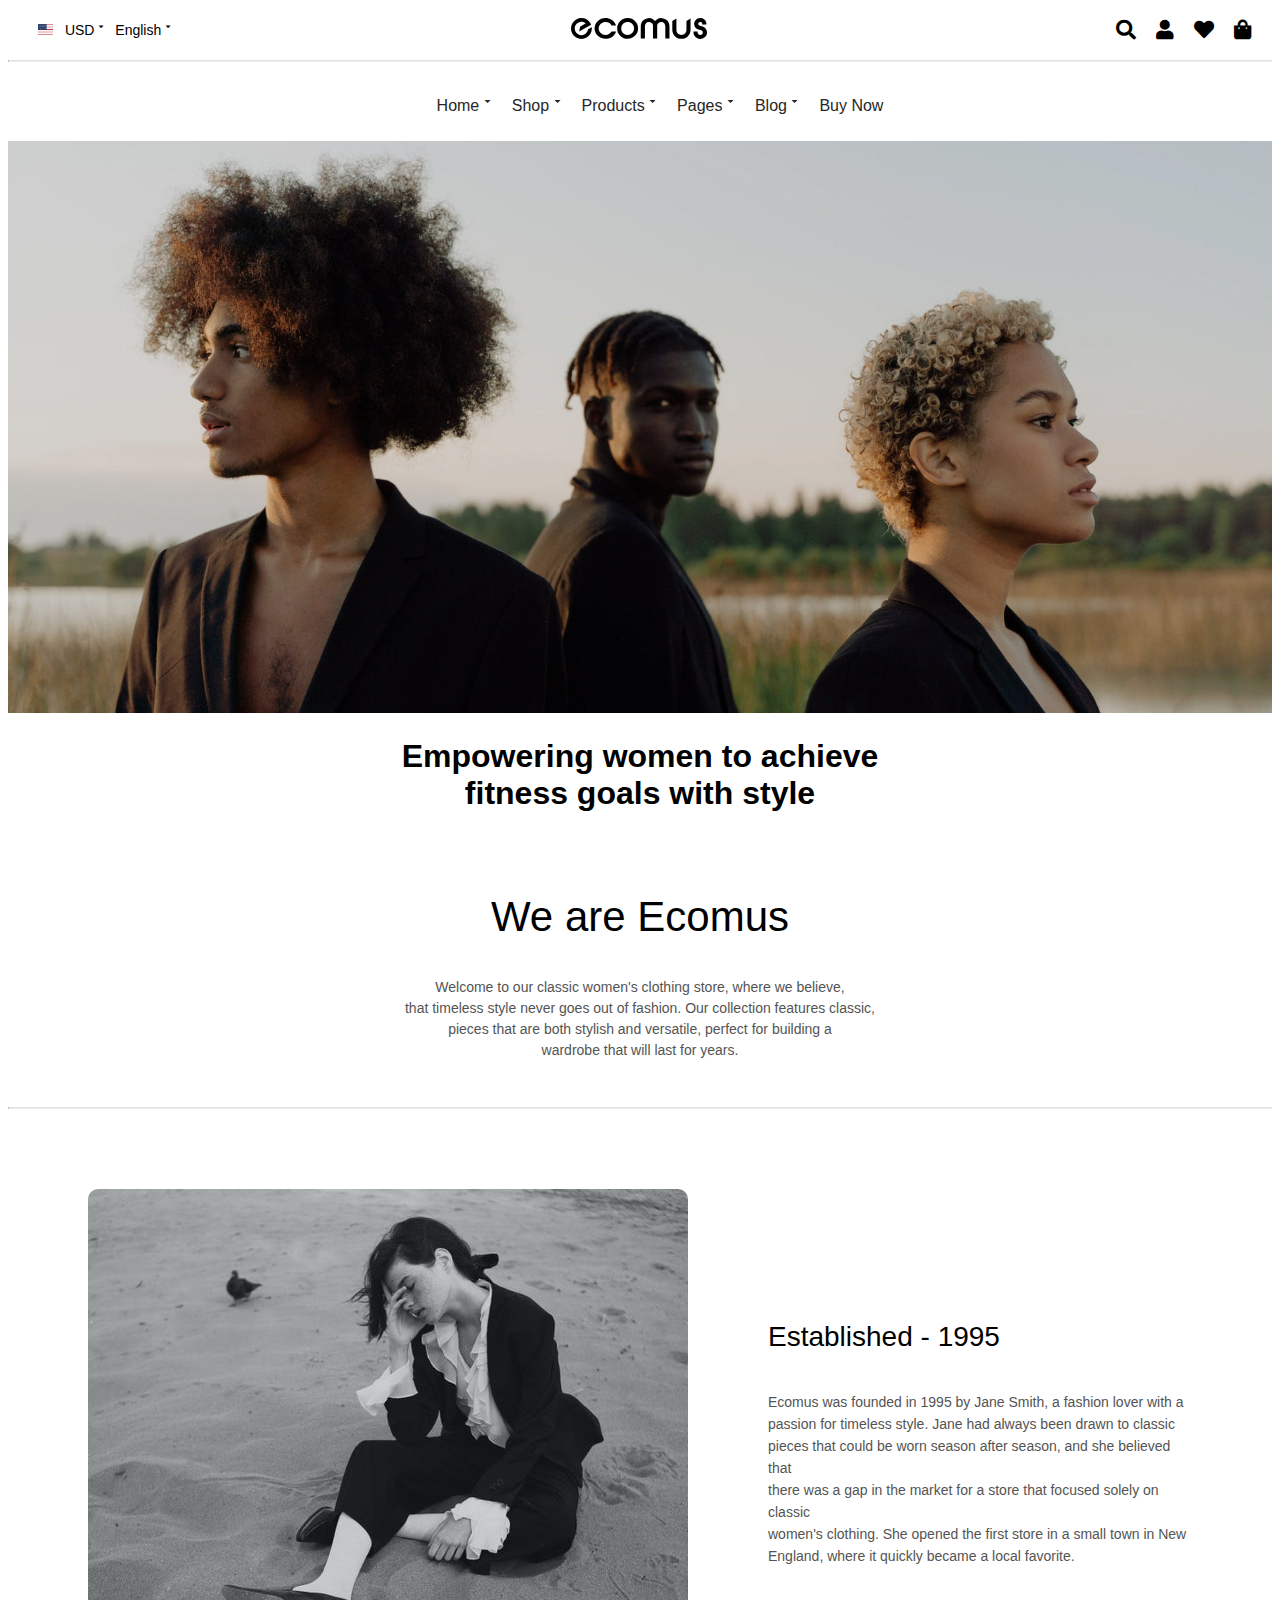
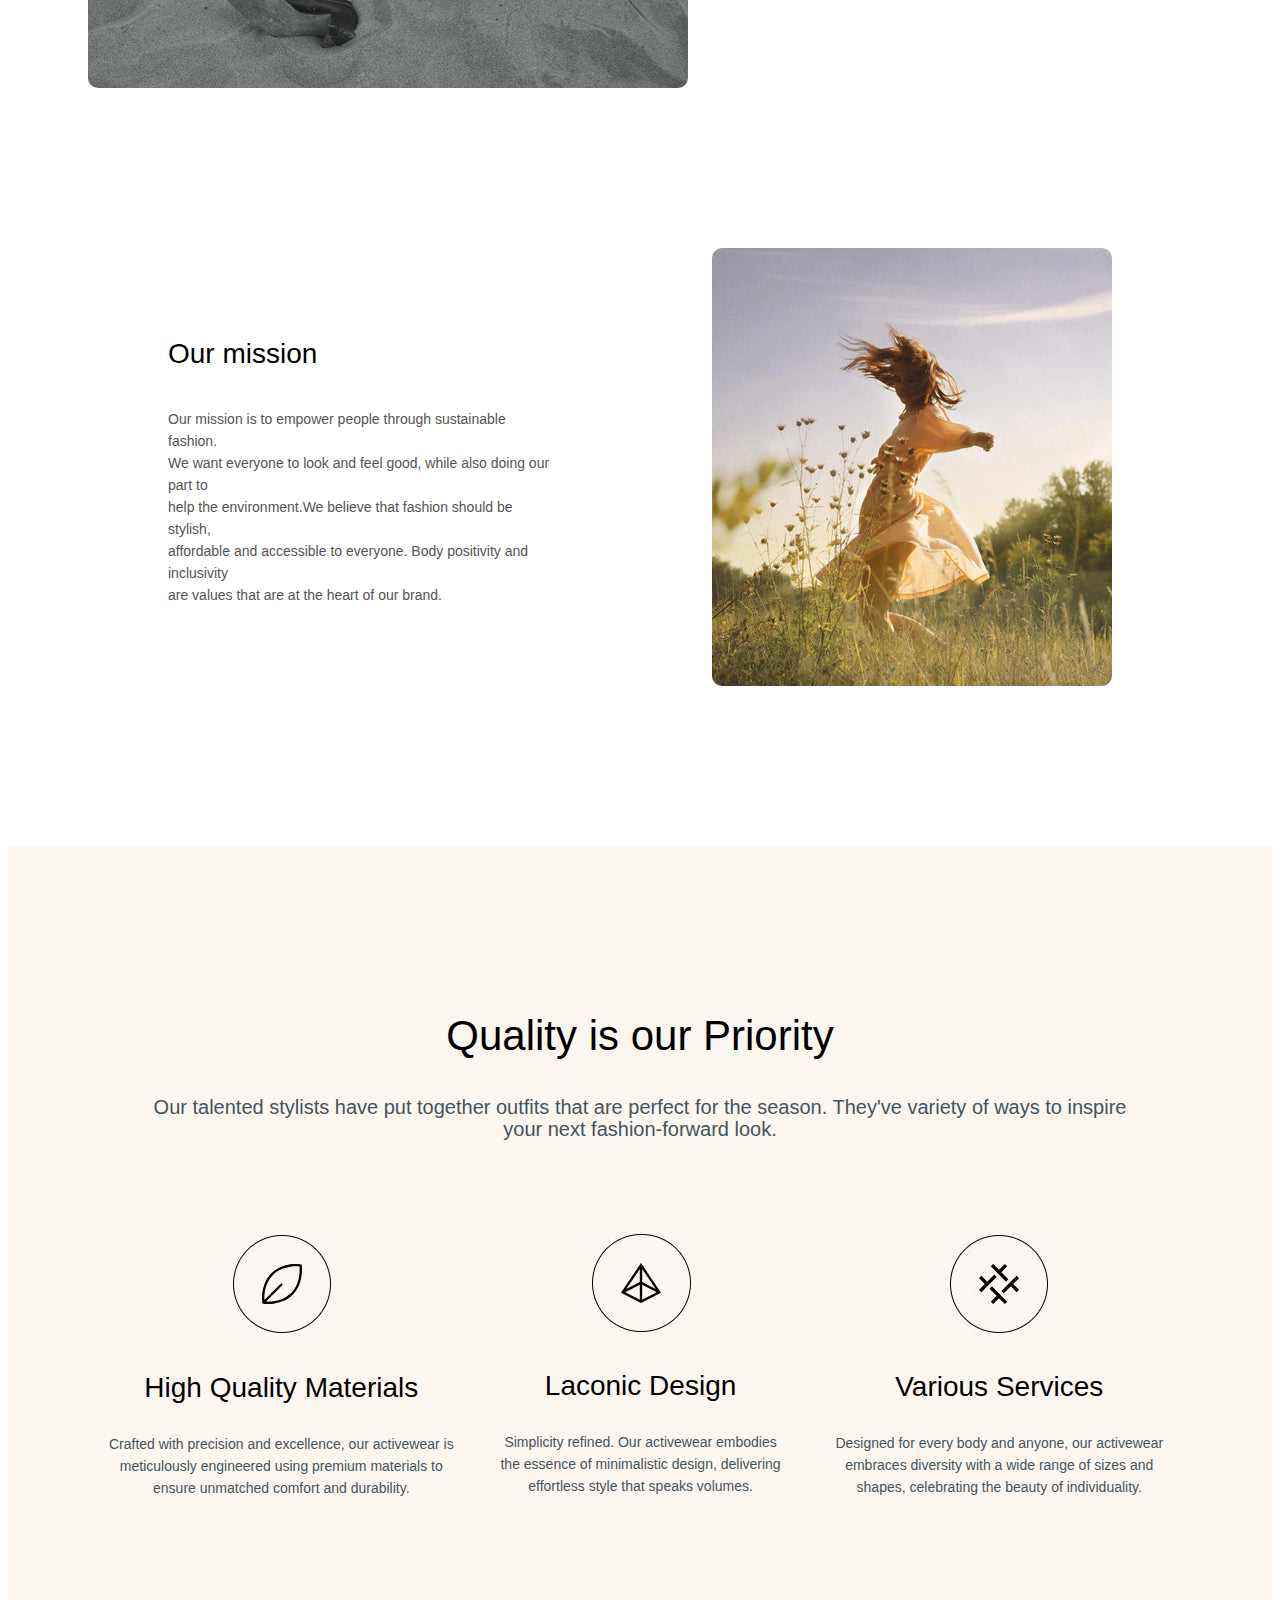
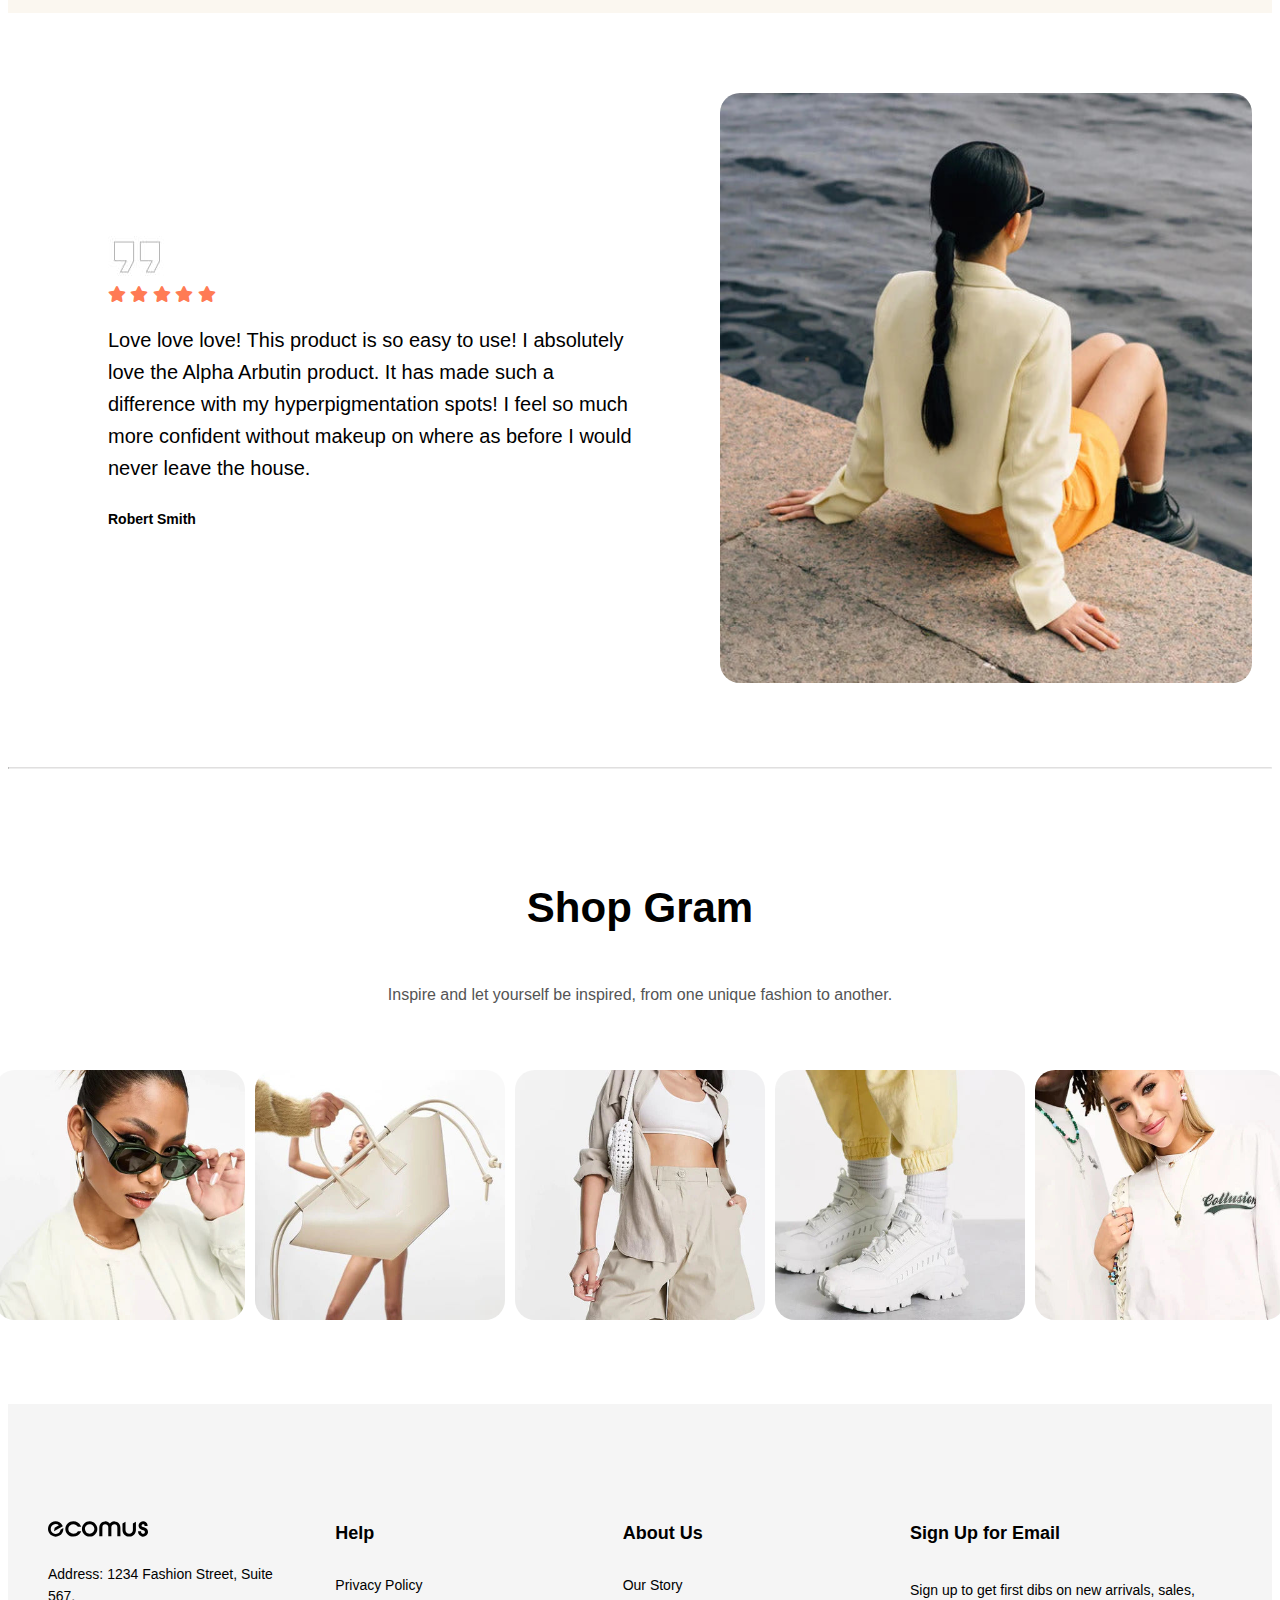
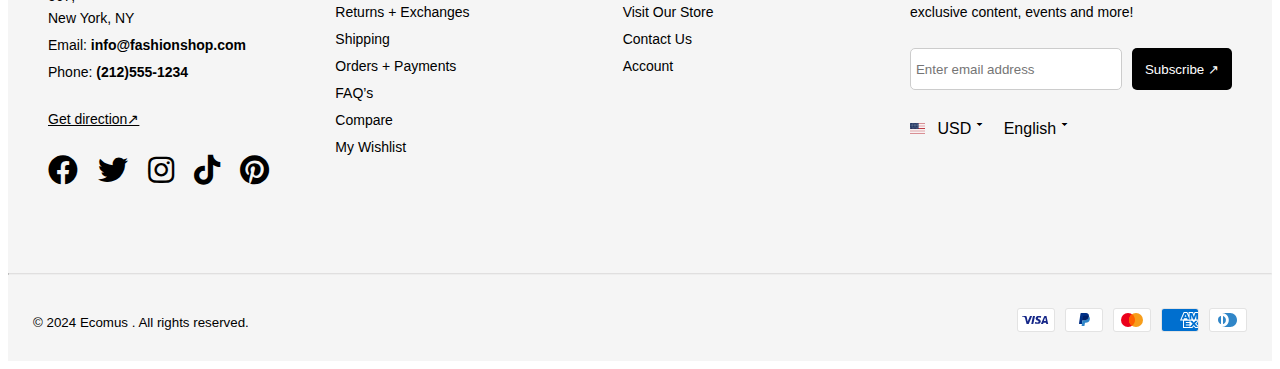
<file: about.html>
<!DOCTYPE html>
<html lang="en">

<head>
  <meta charset="UTF-8">
  <meta name="viewport" content="width=device-width, initial-scale=1.0">
  <link rel="stylesheet" href="https://cdnjs.cloudflare.com/ajax/libs/font-awesome/5.15.4/css/all.min.css">
  <link rel="stylesheet" href="header.css">
  <link rel="stylesheet" href="flickity.css">
  <link rel="stylesheet" href="about_style.css">
  <title>Document</title>
</head>

<body>
  <!-- upper -->
  <header class="upper-header">
    <div class="left-section">
      <div class="currency"><a href="#"><img src="assets/us.svg" alt="flag"> USD &#129171;</a></div>
      <div class="language"><a href="#">English &#129171;</a></div>
      <div class="menu-icon">
        <button class="burger-menu" onclick="toggleNav()"><i class="fas fa-bars"></i></button>
      </div>
    </div>
    <div class="logo">
      <img src="assets/logo.svg" alt="Ecomus Logo">
    </div>
    <div class="right-section">
      <div class="search"><i class="fas fa-search"></i></div>
      <div class="account"><a href="#"><i class="fas fa-user"></i></a></div>
      <div class="heart"><a href="#"><i class="fas fa-heart"></i></a></div>
      <div class="cart"><a href="#"><i class="fas fa-shopping-bag"></i></a></div>
    </div>
  </header>
  <hr>
  <!-- lower -->
  <header class="lower-header">
    <nav class="main-nav" id="main-nav">
      <ul>
        <li><a href="index.html">Home &#129171;</a></li>
        <li><a href="#">Shop &#129171;</a></li>
        <li><a href="#">Products &#129171;</a></li>
        <li><a href="#">Pages &#129171;</a></li>
        <li><a href="#">Blog &#129171;</a></li>
        <li><a href="#">Buy Now</a></li>
      </ul>
    </nav>
  </header>

  <!-- story banner -->
  <section class="about-banner">
    <div class="container">
      <div class="about-banner-img"><img src="assets/about-banner-01.jpg" alt=""></div>
      <h1>Empowering women to achieve <br>
        fitness goals with style</h1>
    </div>
  </section>

  <!-- ecomus -->
  <section class="intro">
    <div class="weco">
      <h2>We are Ecomus</h2>
      <p>Welcome to our classic women's clothing store, where we believe, <br>
        that timeless style never goes out of fashion. Our collection features classic,<br>
        pieces that are both stylish and versatile, perfect for building a<br>
        wardrobe that will last for years.</p>
    </div>
  </section>

  <hr>

  <!-- established -->
  <section class="established">
    <div class="container c-est">
      <div class="row r-est">
        <div class="column col-est">
          <img src="assets/abu1.jpg" alt="Image">
        </div>
        <div class="column col-est">
          <h2>Established - 1995</h2>
          <p>Ecomus was founded in 1995 by Jane Smith, a fashion lover with a <br>
            passion for timeless style. Jane had always been drawn to classic <br>
            pieces that could be worn season after season, and she believed that <br>
            there was a gap in the market for a store that focused solely on classic <br>
            women's clothing. She opened the first store in a small town in New <br>
            England, where it quickly became a local favorite.</p>
        </div>
      </div>
    </div>
  </section>

  <!-- mission -->
  <section class="mission">
    <div class="row r-miss">
      <div class="column c-miss">
        <h2>Our mission</h2>
        <p>Our mission is to empower people through sustainable fashion. <br>
          We want everyone to look and feel good, while also doing our part to <br>
          help the environment.We believe that fashion should be stylish, <br>
          affordable and accessible to everyone. Body positivity and inclusivity <br>
          are values that are at the heart of our brand.</p>
      </div>
      <div class="column c-miss">
        <img src="assets/abu2.jpg" alt="Image">
      </div>
    </div>
  </section>


  <!-- Quality -->
  <section class="quality">
    <div class="container">
      <div class="row">
        <div class="column c-top">
          <h2>Quality is our Priority</h2>
          <p>Our talented stylists have put together outfits that are perfect for the season.
            They've variety of ways to inspire your next fashion-forward look.</p>
        </div>
        <div class="column ">
          <div class="row card-quality">
            <div class="column c-1">
              <img src="assets/icon1.JPG" alt="">
              <h3>High Quality Materials</h3>
              <p>Crafted with precision and excellence, our activewear is meticulously engineered using premium
                materials to ensure unmatched comfort and durability.</p>
            </div>
            <div class="column c-2">
              <img src="assets/icon2.JPG" alt="">
              <h3>Laconic Design</h3>
              <p>Simplicity refined. Our activewear embodies the essence of minimalistic design, delivering effortless
                style that speaks volumes.</p>
            </div>
            <div class="column c-3">
              <img src="assets/icon3.JPG" alt="">
              <h3>Various Services</h3>
              <p>Designed for every body and anyone, our activewear embraces diversity with a wide range of sizes and
                shapes, celebrating the beauty of individuality.</p>
            </div>

          </div>
        </div>
      </div>
    </div>
  </section>

  <!-- testimonial -->
  <section class="testimonial-section">
    <div class="row testimonial">
      <div class="column first">
        <div class="row firstpart">
          <div class="column">
            <img src="assets/qoute.JPG" alt="">
          </div>
          <div class="column">
            <div class="stars">
              <span class="fas fa-star orange"></span>
              <span class="fas fa-star orange"></span>
              <span class="fas fa-star orange"></span>
              <span class="fas fa-star orange"></span>
              <span class="fas fa-star orange"></span>
            </div>
          </div>
          <div class="column">
            <div class="testimonial-text">
              <p>Love love love! This product is so easy to use! I absolutely love the Alpha Arbutin product. It has
                made such a difference with my hyperpigmentation spots! I feel so much more confident without makeup on
                where as before I would never leave the house.
              </p>
            </div>
          </div>
          <div class="column">
            <p class="testimonial-author">Robert Smith</p>
          </div>
        </div>
      </div>
    </div>
    <div class="column second">
      <div class="testimonial-image">
        <img src="assets/abu4.jpg" alt="Testimonial Image">
      </div>
    </div>
  </section>

  <hr>
  <!-- gram -->
  <section class="gram">
    <div class="row">
      <div class="column shram">
        <h2>Shop Gram</h2>
        <p>Inspire and let yourself be inspired, from one unique fashion to another.</p>
      </div>
      <div class="column">
        <div class="row five">
          <div class="column">
            <img src="assets/ins_1.jpg" alt="">
          </div>
          <div class="column">
            <img src="assets/ins_2.jpg" alt="">
          </div>
          <div class="column">
            <img src="assets/ins_3.jpg" alt="">
          </div>
          <div class="column">
            <img src="assets/ins_4.jpg" alt="">
          </div>
          <div class="column">
            <img src="assets/ins_5.jpg" alt="">
          </div>
        </div>
      </div>
    </div>
  </section>

  <!-- footer -->
  <footer>
    <div class="footer-container">
      <div class="footer-column footer-column1">
        <img src="assets/logo.svg" alt="Logo" width="100" height="50">
        <p>Address: 1234 Fashion Street, Suite 567,<br>New York, NY</p>
        <p class="email">Email: <a href="mailto:info@fashionshop.com"><b>info@fashionshop.com</b></a></p>
        <p>Phone: <b>(212)555-1234</b></p>
        <p class="direction"><a href="contact.html"><u>Get direction&#8599;</u></a></p>
        <div class="social-media-icons">
          <div><a href="#"><i class="fab fa-facebook"></i></a></div>
          <div><a href="#"><i class="fab fa-twitter"></i></a></div>
          <div><a href="#"><i class="fab fa-instagram"></i></a></div>
          <div><a href="#"><i class="fab fa-tiktok"></i></a></div>
          <div><a href="#"><i class="fab fa-pinterest"></i></a></div>
        </div>

      </div>

      <div class="footer-column footer-column2">
        <h3><b>Help</b></h3>
        <p><a href="privacy.html">Privacy Policy</a></p>
        <p><a href="return.html">Returns + Exchanges</a></p>
        <p><a href="shipping.html">Shipping</a></p>
        <p><a href="orders.html">Orders + Payments</a></p>
        <p><a href="FAQ.html">FAQ’s</a></p>
        <p><a href="compare.html">Compare</a></p>
        <p><a href="wishlist.html">My Wishlist</a></p>
      </div>

      <div class="footer-column footer-column3">
        <h3><b>About Us</b></h3>
        <p><a href="about.html">Our Story</a></p>
        <p><a href="store.html">Visit Our Store</a></p>
        <p><a href="contact.html">Contact Us</a></p>
        <p><a href="account.html">Account</a></p>
      </div>

      <div class="footer-column footer-column4">
        <h3><b>Sign Up for Email</b></h3>
        <p>Sign up to get first dibs on new arrivals, sales, exclusive content, events and more!</p>
        <div class="input-wrapper">
          <input type="text" placeholder="Enter email address">
          <button type="button">Subscribe &#8599;</button>
        </div>
        <div class="LangCur">
          <div class="currency"><a href="#"><img src="assets/us.svg" alt="flag"> USD &#129171;</a></div>
          <div class="language"><a href="#">English &#129171;</a></div>
        </div>

      </div>

    </div>

    <hr>

    <div class="bottom-footer">
      <div class="copyright">
        <small>© 2024 Ecomus . All rights reserved.</small>
      </div>
      <div class="payment">
        <div><a href="#"><img src="assets/visa.svg" alt=""></a></div>
        <div><a href="#"><img src="assets/paypal.svg" alt=""></a></div>
        <div><a href="#"><img src="assets/master.svg" alt=""></a></div>
        <div><a href="#"><img src="assets/amex.svg" alt=""></a></div>
        <div><a href="#"><img src="assets/diners.svg" alt=""></a></div>
      </div>
    </div>

  </footer>

</body>

</html>
</file>
<file: header.css>
* {
    font-family: "Albert Sans", sans-serif;

}

/* line */
hr {
    border-top: 1px solid rgb(224, 223, 223);
}

/* header */
.upper-header {
    display: flex;
    align-items: center;
    justify-content: space-between;
    padding: 10px 20px;
    font-size: 14px;
    line-height: normal;
    font-weight: 400;
}

.lower-header {
    padding: 10px 20px;
}

.left-section,
.right-section {
    display: flex;
    align-items: center;
}

.right-section .fas {
    font-size: 20px;
    padding-left: 10px;
}

.right-section .fas:hover {
    color: rgb(103, 192, 143);
}

.logo {
    flex-grow: 1;
    text-align: center;
    font-weight: bold;
}

nav ul {
    list-style-type: none;
    display: flex;
    justify-content: center;
}

nav ul li {
    margin-right: 20px;
}

nav ul li:last-child {
    margin-right: 0;
}

nav ul li a {
    text-decoration: none;
    color: rgb(39, 39, 39);
    font-size: 16px;
    font-weight: 500;
    line-height: 19px;
    gap: 40px;
}

nav ul li a:hover {
    text-decoration: underline;
    transition: .3s ease-in-out;
}

.right-section a,
.left-section a {
    color: inherit;
    padding-left: 10px;
    text-decoration: none;
}

.currency img {
    width: 1.6rem;
    margin-inline-end: 0.5rem;
    width: 15px;
    height: auto;
}

/*navigation menu */
.hide {
    display: none;
}

.menu-icon {
    display: none;
}

/* Styles for mobile */
@media screen and (max-width: 768px) {
    .menu-icon {
        display: block;
    }

    .heart,
    .account,
    .language,
    .currency,
    .lower-header,
    hr {
        display: none;
    }

}


/* footer */
footer {
    background-color: rgb(245, 245, 245);
    text-decoration: none;
    padding-top: 5rem;
}

.footer-container {
    display: flex;
    justify-content: space-between;
    padding: 20px;
    padding-bottom: 5rem;
}

.footer-container a {
    text-decoration: none;
    color: black;
}


.footer-column {
    flex: 1;
    padding: 0 20px;
    text-decoration: none;
}

.footer-column h3 {
    font-size: 18px;
    font-weight: 500;
    line-height: 22px;
    margin-bottom: 30px;

}

.footer-column p {
    margin: 5px 0;
    font-size: 14px;
    line-height: 22px;
    font-weight: 400;
}

.footer-column b {
    font-weight: bold;
}

.social-media-icons {
    display: flex;
}

.social-media-icons a {
    margin-right: 10px;
}

.social-media-icons i {
    margin-right: 10px;
    font-size: 30px;
    color: black;
    text-decoration: none;
}

.social-media-icons .fa-facebook:hover {
    color: #007bff;
}

.social-media-icons .fa-twitter:hover {
    color: #969696;
}

.social-media-icons .fa-instagram:hover {
    color: #ff4a8f;
}

.social-media-icons .fa-tiktok:hover {
    color: #ff4af6;
}

.social-media-icons .fa-pinterest:hover {
    color: #ff0000;
}

.direction {
    padding-top: 20px;
    padding-bottom: 20px;
}

.footer-column4 {
    display: flex;
    flex-direction: column;
}

.footer-column4 .input-wrapper {
    display: flex;
    gap: 10px;
    padding-top: 20px;
    padding-bottom: 20px;
}

.footer-column4 input[type="text"] {
    width: 100%;
    width: 200px;
    height: 30px;
    padding: 5px;
    border: 1px solid #ccc;
    border-radius: 5px;
}

.footer-column4 button {
    padding: 5px 10px;
    width: 100px;
    background-color: black;
    color: white;
    border: none;
    border-radius: 5px;
    cursor: pointer;
}


.bottom-footer {
    display: flex;
    justify-content: space-between;
    align-items: center;
    padding: 25px;
}

.payment {
    display: flex;
    align-items: center;
}

.payment div {
    margin-left: 10px;
}

.LangCur {
    display: flex;
    align-items: center;
    padding-top: 10px;
    gap: 20px;
}
</file>
<file: about_style.css>
* {
  font-family: "Albert Sans", sans-serif;
}

.about-banner-img img{
  max-width: 100%;
  max-height: 100%;

}

.container h1 {
  display: flex;
  justify-content: center;
  align-items: center;
  text-align: center;
}

.intro {
  display: flex;
  flex-direction: column;
  align-items: center;
  text-align: center;
}

.established {
  margin: 5rem;
}
.r-est{
  display: flex;
}

.col-est img{
  border-radius: 10px;
}

.col-est {
  display: flex;
  flex-direction: column;
  justify-content: center;
  text-align: left;
  align-items: start; 
}

.col-est h2{
  font-size: 28px;
  line-height: 34px;
  font-weight: 400;
  padding-left: 5rem;
}

.col-est p {
  font-size: 14px;
  line-height: 22px;
  font-weight: 400;
  color: rgb(84, 84, 84);
  padding-left: 5rem;

}

.mission {
  display: flex;
  align-items: center;
  justify-content: center;
  margin: 5rem;
}

.r-miss {
  display: flex;
}

.c-miss {
  display: flex;
  flex-direction: column;
  justify-content: center;
  text-align: left;
  align-items: start;
  padding: 5rem;
}

.c-miss p {
  color: rgb(84, 84, 84);
  font-size: 14px;
  line-height: 22px;
  font-weight: 400;
}

.c-miss h2 {
  font-size: 28px;
  line-height: 34px;
  font-weight: 400;
}

.c-miss img{
  border-radius: 10px;
}

.c-top {
  text-align: center;
  padding: 50px;
}

.c-top h2{
  font-size: 42px;
  line-height: 50px;
  font-weight: 400;
}

.c-top p{
  font-size: 20px;
  line-height: 22px;
  font-weight: 400;
  color: rgb(69, 83, 94);
}

.c-1,
.c-2,
.c-3 {
  text-align: center;
  padding: 20px;
}

.c-1 h3,
.c-2 h3,
.c-3 h3 {
  font-size: 28px;
  line-height: 34px;
  font-weight: 400;
}

.c-1 p,
.c-2 p,
.c-3 p {
  font-size: 14px;
  line-height: 22px;
  font-weight: 400;
  color: rgb(69, 83, 94);
}


.quality {
  background-color: rgb(251,247,240);
  padding: 5rem;
}
.card-quality {
  display: flex;
  flex-direction: row;
}

.testimonial-section {
  display: flex;
  justify-content: space-between;
  align-items: center;
  background-color: rgb(255,255,255);
  margin-top: 5rem;
  margin-bottom: 5rem;
  margin-left: 20px;
  margin-right: 20px;

}

.testimonial {
  width: 45%;
  margin: 5rem;
}

.stars {
  color: #FF7B54;
}

.testimonial-text p {
  font-size: 20px;
  line-height: 32px;
  font-weight: 400;
  margin-bottom: 10px;
}

.testimonial-author {
  font-size: 14px;
  line-height: 22px;
  font-weight: 600;
  padding-top: 10px;
}
.testimonial-image img {
  max-width: 100%;
  height: auto;
  border-radius: 20px;
}


.weco {
  margin: 1.5rem;
}

.weco h2 {
  font-size: 42px;
  line-height: 50px;
  font-weight: 400;
}

.weco p {
  font-size: 14px;
  line-height: 21px;
  font-weight: 400;
  color: rgb(84, 84, 84);
}

.shram {
  display: flex;
  flex-direction: column;
  justify-content: center;
  text-align: center;
  margin: 3rem;
}

.shram h2 {
  font-size: 42px;
  line-height: 50px;
  font-weight: 400px;
}

.shram p {
  font-size: 16px;
  line-height: 22px;
  font-weight: 400;
  color: rgb(84, 84, 84);
}

.five{
  display: flex;
  flex-direction: row;
  max-width: 100%;
  max-height: 100%;
  justify-content: center;
  gap: 10px;
}

.five img {
  width: 250px;
  height: auto;
  border-radius: 20px;
}

.gram {
  margin: 5rem;
}
</file>
